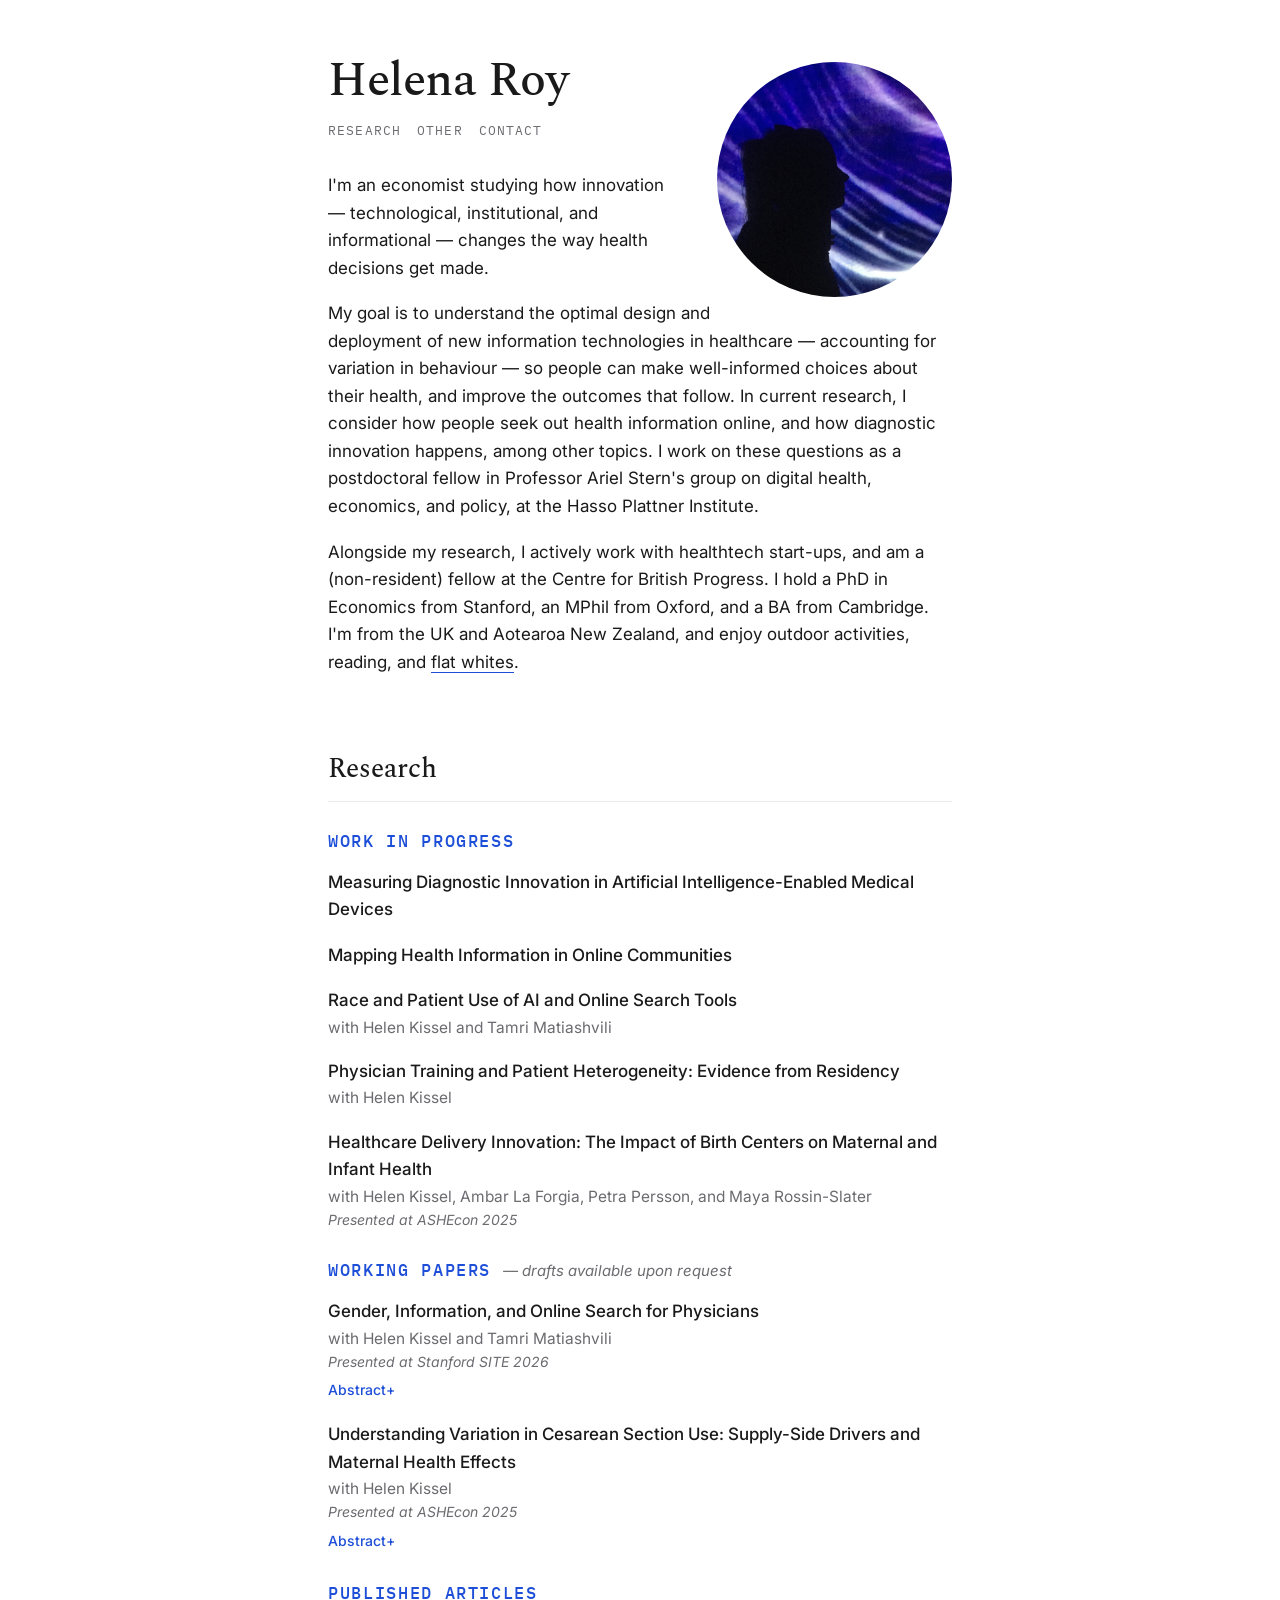
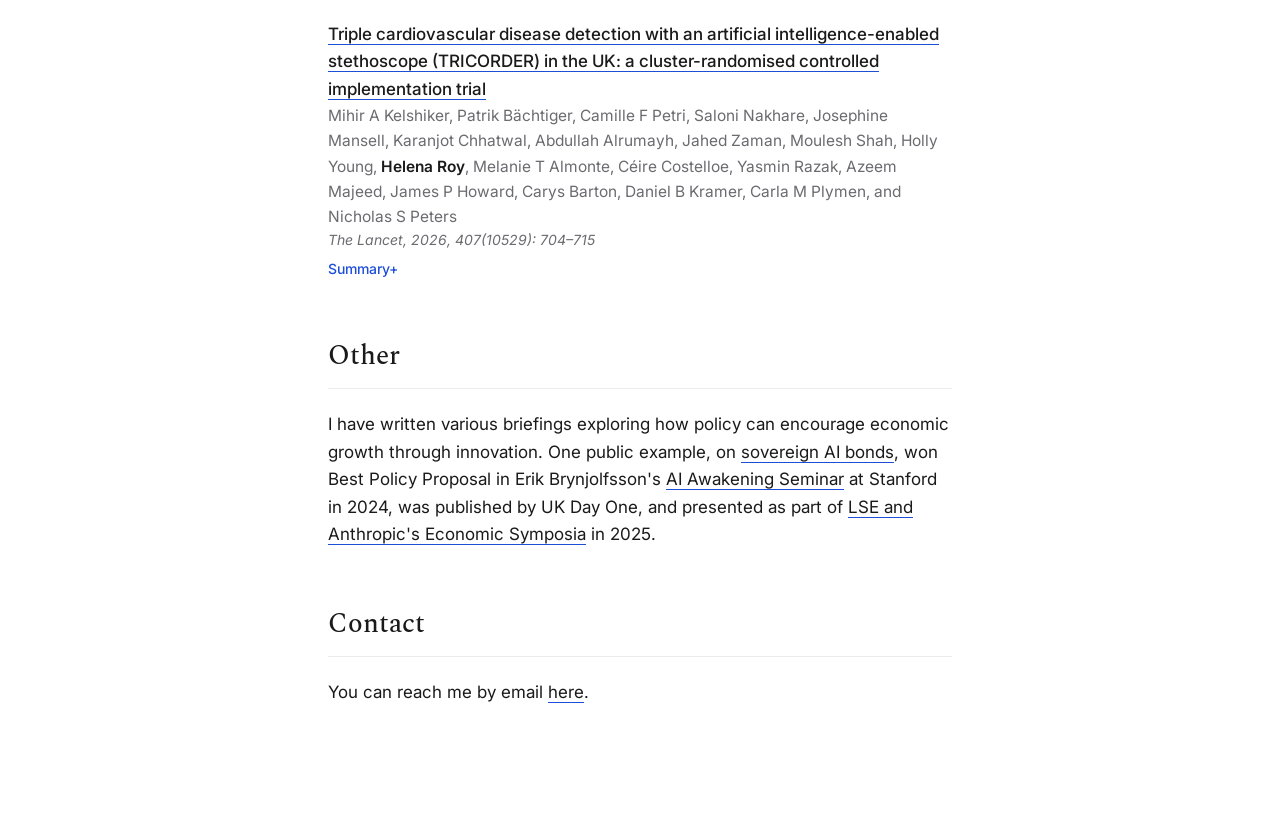
<file: index.html>
<!DOCTYPE html>
<html lang="en">
<head>
<meta charset="UTF-8">
<meta name="viewport" content="width=device-width, initial-scale=1">

<title>Helena Roy</title>
<meta name="description" content="Helena Roy — an economist studying how innovation changes the way health decisions get made.">
<link rel="canonical" href="https://www.helenaroy.com/">

<!-- Open Graph / Twitter -->
<meta property="og:title" content="Helena Roy">
<meta property="og:description" content="Helena Roy — an economist studying how innovation changes the way health decisions get made.">
<meta property="og:type" content="website">
<meta property="og:url" content="https://www.helenaroy.com/">
<meta property="og:image" content="https://www.helenaroy.com/images/tile.png">
<meta name="twitter:card" content="summary">

<link rel="icon" href="favicon.svg" type="image/svg+xml">

<!-- Fonts: Google Fonts (the only third-party resource on this page). -->
<link rel="preconnect" href="https://fonts.googleapis.com">
<link rel="preconnect" href="https://fonts.gstatic.com" crossorigin>
<link href="https://fonts.googleapis.com/css2?family=Spectral:ital,wght@0,400;0,500;1,400&family=Inter:wght@400;500;600&family=IBM+Plex+Mono:wght@400;500&display=swap" rel="stylesheet">

<!--
  PRIVACY ALTERNATIVE (max privacy, no third-party requests):
  To drop Google Fonts entirely, self-host the three families and remove the
  three font <link> tags above. Place the .woff2 files in /fonts and uncomment:

  <style>
    @font-face{font-family:'Spectral';font-style:normal;font-weight:500;font-display:swap;src:url('/fonts/spectral-500.woff2') format('woff2');}
    @font-face{font-family:'Spectral';font-style:normal;font-weight:400;font-display:swap;src:url('/fonts/spectral-400.woff2') format('woff2');}
    @font-face{font-family:'Spectral';font-style:italic;font-weight:400;font-display:swap;src:url('/fonts/spectral-400-italic.woff2') format('woff2');}
    @font-face{font-family:'Inter';font-style:normal;font-weight:400;font-display:swap;src:url('/fonts/inter-400.woff2') format('woff2');}
    @font-face{font-family:'Inter';font-style:normal;font-weight:500;font-display:swap;src:url('/fonts/inter-500.woff2') format('woff2');}
    @font-face{font-family:'Inter';font-style:normal;font-weight:600;font-display:swap;src:url('/fonts/inter-600.woff2') format('woff2');}
    @font-face{font-family:'IBM Plex Mono';font-style:normal;font-weight:400;font-display:swap;src:url('/fonts/ibm-plex-mono-400.woff2') format('woff2');}
    @font-face{font-family:'IBM Plex Mono';font-style:normal;font-weight:500;font-display:swap;src:url('/fonts/ibm-plex-mono-500.woff2') format('woff2');}
  </style>
-->

<!--
  DEPLOYMENT NOTES:
  - Strip EXIF metadata from images/tile.png before committing
    (e.g. `exiftool -all= images/tile.png`).
  - Enable "Enforce HTTPS" in the GitHub Pages settings for this repo.
-->

<style>
:root{
  --bg:#FFFFFF; --text:#1A1A1A; --muted:#6B6B70; --accent:#1D4ED8; --hairline:#ECECEC;
  --font-body:'Inter',system-ui,sans-serif;
  --font-head:'Spectral',Georgia,serif;
  --font-mono:'IBM Plex Mono',monospace;
}
*{box-sizing:border-box;}
body{margin:0; background:var(--bg); color:var(--text); font-family:var(--font-body); line-height:1.62; -webkit-font-smoothing:antialiased;}

.wrap{max-width:680px; margin:0 auto; padding:56px 28px 110px;}

.intro::after{content:""; display:block; clear:both;}
.intro-photo{float:right; width:235px; height:235px; border-radius:50%; object-fit:cover;
  margin:6px 0 16px 32px; shape-outside:circle(50%); shape-margin:16px;}

.name{font-family:var(--font-head); font-weight:500; font-size:48px; line-height:1.04; letter-spacing:-0.01em; margin:0 0 14px;}

nav{font-family:var(--font-mono); font-size:12.5px; text-transform:uppercase; letter-spacing:0.09em; margin:0 0 32px;}
nav a{color:var(--muted); text-decoration:none; margin-right:16px; border:0;}
nav a:hover{color:var(--accent);}

p{font-size:17px; margin:0 0 18px;}
a{color:var(--text); text-decoration:none; border-bottom:1px solid var(--accent);}
a:hover{color:var(--accent);}
.muted{color:var(--muted);}
strong,b{font-weight:600;}

a:focus-visible, nav a:focus-visible{outline:2px solid var(--accent); outline-offset:2px; border-radius:2px;}

section{margin-top:54px;}
h2{font-family:var(--font-head); font-weight:500; font-size:27px; margin:0 0 4px;}
.rule{height:1px; background:var(--hairline); margin:9px 0 22px;}

.grouplabel{font-family:var(--font-mono); font-weight:500; font-size:16.5px; text-transform:uppercase; letter-spacing:0.1em; color:var(--accent); margin:26px 0 14px;}
.req{font-family:var(--font-body); font-weight:400; font-size:15px; color:var(--muted); font-style:italic; text-transform:none; letter-spacing:0;}

.paper{margin:0 0 18px;}
.paper .title{font-size:17px; font-weight:500;}
.paper .auth{font-size:15.5px; color:var(--muted);}
.paper .venue{font-size:14px; color:var(--muted); font-style:italic;}
.paper .auth strong{color:var(--text);}

/* Abstract+ toggles: native <details>/<summary>, so they need no JavaScript
   and are keyboard- and screen-reader-accessible by default. */
.abstract{margin:4px 0 0;}
.abstract summary{display:inline-block; cursor:pointer; list-style:none; font-size:14px; font-weight:500; color:var(--accent); border-bottom:1px solid transparent; -webkit-user-select:none; user-select:none;}
.abstract summary::-webkit-details-marker{display:none;}
.abstract summary::after{content:"+"; content:"+" / "";}
.abstract[open] summary::after{content:"\2212"; content:"\2212" / "";}
.abstract summary:hover{border-bottom-color:var(--accent);}
.abstract summary:focus-visible{outline:2px solid var(--accent); outline-offset:2px; border-radius:2px;}
.abstract-text{margin:10px 0 8px; padding-left:16px; border-left:2px solid var(--hairline);}
.abstract-text p{font-size:15px; line-height:1.6; margin:0 0 10px;}
.abstract-text p:last-child{margin-bottom:0;}
.abstract[open] .abstract-text{animation:abstract-in .2s ease-out;}
@keyframes abstract-in{from{opacity:0; transform:translateY(-4px);} to{opacity:1; transform:none;}}

@media (max-width:720px){
  .intro-photo{float:none; shape-outside:none; margin:0 0 18px; width:150px; height:150px;}
  .wrap{padding:44px 22px 84px;} .name{font-size:38px;}
}
@media (prefers-reduced-motion:reduce){
  *{animation:none !important; transition:none !important; scroll-behavior:auto !important;}
}
</style>
</head>
<body>
<div class="wrap">
  <header class="intro">
    <img class="intro-photo" src="images/tile.png" alt="Helena Roy" width="235" height="235">
    <h1 class="name">Helena Roy</h1>
    <nav aria-label="Sections">
      <a href="#research">Research</a><a href="#other">Other</a><a href="#contact">Contact</a>
    </nav>
    <p>I'm an economist studying how innovation — technological, institutional, and informational — changes the way health decisions get made.</p>
    <p>My goal is to understand the optimal design and deployment of new information technologies in healthcare — accounting for variation in behaviour — so people can make well-informed choices about their health, and improve the outcomes that follow. In current research, I consider how people seek out health information online, and how diagnostic innovation happens, among other topics. I work on these questions as a postdoctoral fellow in Professor Ariel Stern's group on digital health, economics, and policy, at the Hasso Plattner Institute.</p>
    <p>Alongside my research, I actively work with healthtech start-ups, and am a (non-resident) fellow at the Centre for British Progress. I hold a PhD in Economics from Stanford, an MPhil from Oxford, and a BA from Cambridge. I'm from the UK and Aotearoa New Zealand, and enjoy outdoor activities, reading, and <a href="https://www.google.com/maps/d/viewer?mid=16qEsWZgYKhC7n0gYi-VZZg-cSFdMLp4" target="_blank" rel="noopener noreferrer">flat whites</a>.</p>
  </header>

  <main>
    <section id="research" aria-labelledby="research-h">
      <h2 id="research-h">Research</h2>
      <div class="rule"></div>

      <!-- Abstract+ toggle: to add one to another paper, paste this just before that paper's final </div>
           (the word inside <summary> is the button label, e.g. Abstract or Summary):
           <details class="abstract"><summary>Abstract</summary><div class="abstract-text"><p>Abstract text here.</p></div></details> -->
      <div class="grouplabel">Work in progress</div>
      <div class="paper"><div class="title">Measuring Diagnostic Innovation in Artificial Intelligence-Enabled Medical Devices</div></div>
      <div class="paper"><div class="title">Mapping Health Information in Online Communities</div></div>
      <div class="paper"><div class="title">Race and Patient Use of AI and Online Search Tools</div><div class="auth">with Helen Kissel and Tamri Matiashvili</div></div>
      <div class="paper"><div class="title">Physician Training and Patient Heterogeneity: Evidence from Residency</div><div class="auth">with Helen Kissel</div></div>
      <div class="paper"><div class="title">Healthcare Delivery Innovation: The Impact of Birth Centers on Maternal and Infant Health</div><div class="auth">with Helen Kissel, Ambar La Forgia, Petra Persson, and Maya Rossin-Slater</div><div class="venue">Presented at ASHEcon 2025</div></div>

      <div class="grouplabel">Working papers <span class="req">— drafts available upon request</span></div>
      <div class="paper"><div class="title">Gender, Information, and Online Search for Physicians</div><div class="auth">with Helen Kissel and Tamri Matiashvili</div><div class="venue">Presented at Stanford SITE 2026</div>
        <details class="abstract"><summary>Abstract</summary><div class="abstract-text">
          <p>Patients increasingly select physicians through online “find a doctor” tools, which display information such as physician gender and patient ratings, rather than relying on physician referral, word-of-mouth, or soonest availability. Medical literature documents female patients' stated preferences for female physicians in certain specialties, but whether and how patients act on these preferences when given the tools to do so remains an open question. Using a randomized hypothetical choice experiment that mirrors the information presented in typical online physician-search platforms, we find that female patients have strong preferences for gender-concordant physicians in gender-sensitive specialties. Women are willing to wait 1.6 additional weeks for a female urologist and 2.2 additional weeks for a female psychiatrist, two specialties with more gender-sensitive components, but show no statistically significant concordance preference in orthopedics, a more gender-neutral specialty. Men exhibit no significant concordance preference in any specialty. Among women, the gender concordance preference is stronger among those who report prior negative healthcare experiences due to gender. We complement these experimental findings with evidence from Medicare claims data on bladder cancer patients. We find that female patients are more likely than male patients to see female urologists, and women who match with a female urologist wait longer than women who match with a male urologist. Male patients exhibit no corresponding wait-time difference by physician gender. These findings suggest that patient preferences over physician characteristics, and patients' growing capacity to act on those preferences, mean that the availability of female healthcare providers may affect patterns of health-seeking behavior such as provider choice and timing of care.</p>
        </div></details>
      </div>
      <div class="paper"><div class="title">Understanding Variation in Cesarean Section Use: Supply-Side Drivers and Maternal Health Effects</div><div class="auth">with Helen Kissel</div><div class="venue">Presented at ASHEcon 2025</div>
        <details class="abstract"><summary>Abstract</summary><div class="abstract-text">
          <p>We estimate the causes and consequences of regional variation in healthcare utilization in the setting of Cesarean sections (C-sections), the most common inpatient surgery in the United States. C-section rates differ up to 10-fold across hospitals, with substantial variation even for clinically similar patients. Using nationwide Medicaid administrative claims data, we leverage physician mobility across hospitals to disentangle the role of physician practice style from hospital environment. We find that differences in physician practice style can explain approximately 20% of the across-hospital differences in C-section rates. This variation in practice style has meaningful consequences for patient health: low-risk patients quasi-randomly assigned to more C-section-intensive physicians are 28% more likely to deliver via unplanned C-section, leading to higher rates of maternal and infant health complications and worse maternal mental health postpartum. Our findings highlight physician practice style as an important driver of variation in obstetric care with direct consequences for maternal and infant health.</p>
        </div></details>
      </div>

      <div class="grouplabel">Published articles</div>
      <div class="paper"><div class="title"><a href="https://www.thelancet.com/journals/lancet/article/PIIS0140-6736(25)02156-7/fulltext" target="_blank" rel="noopener noreferrer">Triple cardiovascular disease detection with an artificial intelligence-enabled stethoscope (TRICORDER) in the UK: a cluster-randomised controlled implementation trial</a></div><div class="auth">Mihir A Kelshiker, Patrik Bächtiger, Camille F Petri, Saloni Nakhare, Josephine Mansell, Karanjot Chhatwal, Abdullah Alrumayh, Jahed Zaman, Moulesh Shah, Holly Young, <strong>Helena Roy</strong>, Melanie T Almonte, Céire Costelloe, Yasmin Razak, Azeem Majeed, James P Howard, Carys Barton, Daniel B Kramer, Carla M Plymen, and Nicholas S Peters</div><div class="venue">The Lancet, 2026, 407(10529): 704–715</div>
        <details class="abstract"><summary>Summary</summary><div class="abstract-text">
          <p>Early detection of cardiovascular disease is a global public health priority. Artificial intelligence (AI)-enabled stethoscopes offer robust performance characteristics in point-of-care detection of heart failure, atrial fibrillation, and valvular heart disease (VHD). We conducted a pragmatic, cluster-randomised controlled implementation trial to determine the real-world effect and implementation challenges of AI-stethoscopes. We found that implementation of an AI stethoscope in routine primary care did not significantly increase detection of heart failure or increase community-based diagnosis after 12 months of implementation. However, AI stethoscope use was independently associated with significantly higher detection rates of heart failure, as well as atrial fibrillation and VHD. This randomised controlled implementation trial establishes a pragmatic design with randomisation that generates real-world data essential for understanding and overcoming the barriers to implementation of innovation in health care.</p>
        </div></details>
      </div>
    </section>

    <section id="other" aria-labelledby="other-h">
      <h2 id="other-h">Other</h2>
      <div class="rule"></div>
      <p>I have written various briefings exploring how policy can encourage economic growth through innovation. One public example, on <a href="https://britishprogress.org/uk-day-one/designing-an-ai-bond-for-growth-and-shared-prosper" target="_blank" rel="noopener noreferrer">sovereign AI bonds</a>, won Best Policy Proposal in Erik Brynjolfsson's <a href="https://digitaleconomy.stanford.edu/about/education/the-ai-awakening-implications-for-the-economy-and-society/" target="_blank" rel="noopener noreferrer">AI Awakening Seminar</a> at Stanford in 2024, was published by UK Day One, and presented as part of <a href="https://www.anthropic.com/research/economic-policy-responses" target="_blank" rel="noopener noreferrer">LSE and Anthropic's Economic Symposia</a> in 2025.</p>
    </section>

    <section id="contact" aria-labelledby="contact-h">
      <h2 id="contact-h">Contact</h2>
      <div class="rule"></div>
      <p>You can reach me by email <a id="emaillink" href="#">here</a>.</p>
    </section>
  </main>
</div>

<script>
  // Email obfuscation: assemble the mailto on load so the address never
  // appears in the static page source.
  document.addEventListener('DOMContentLoaded', function(){
    var user = 'helenaaroy', domain = 'gmail.com';
    var el = document.getElementById('emaillink');
    if (el) { el.setAttribute('href', 'mailto:' + user + '@' + domain); }
  });
</script>
</body>
</html>
</file>
